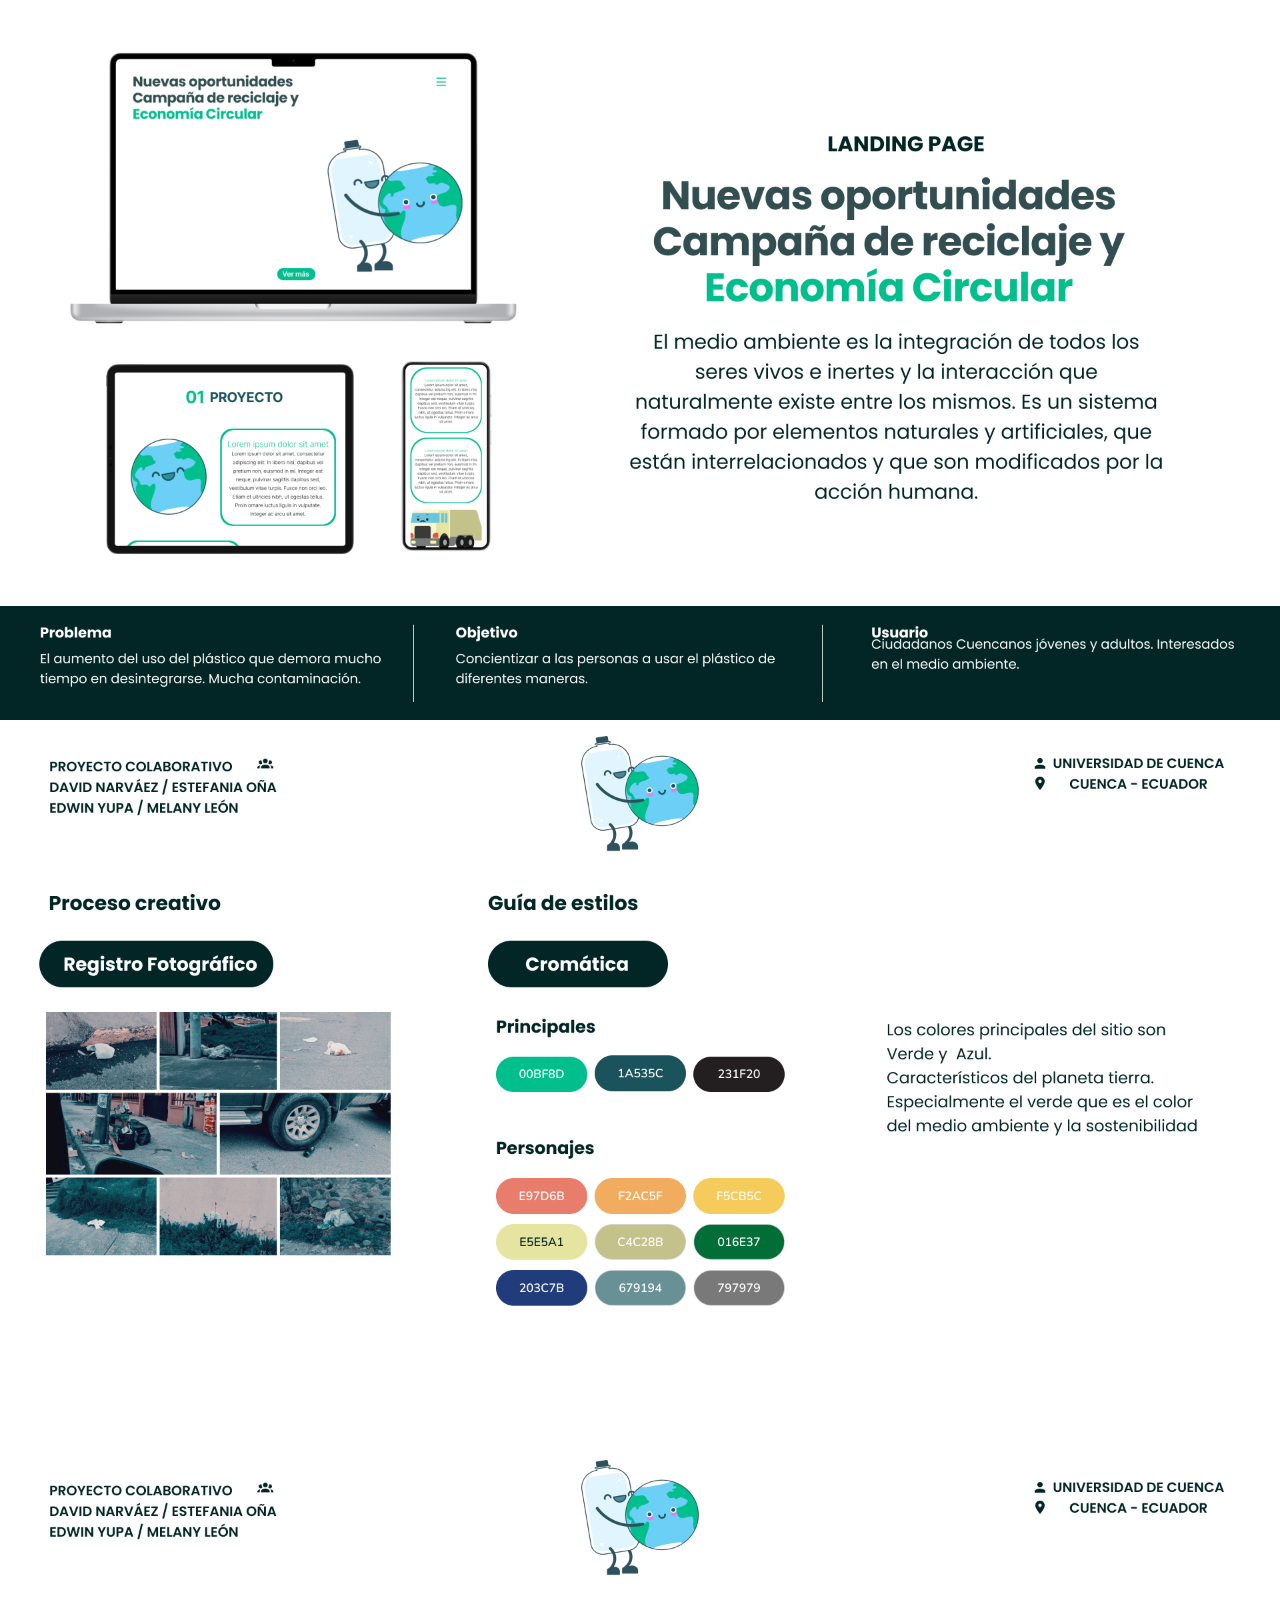
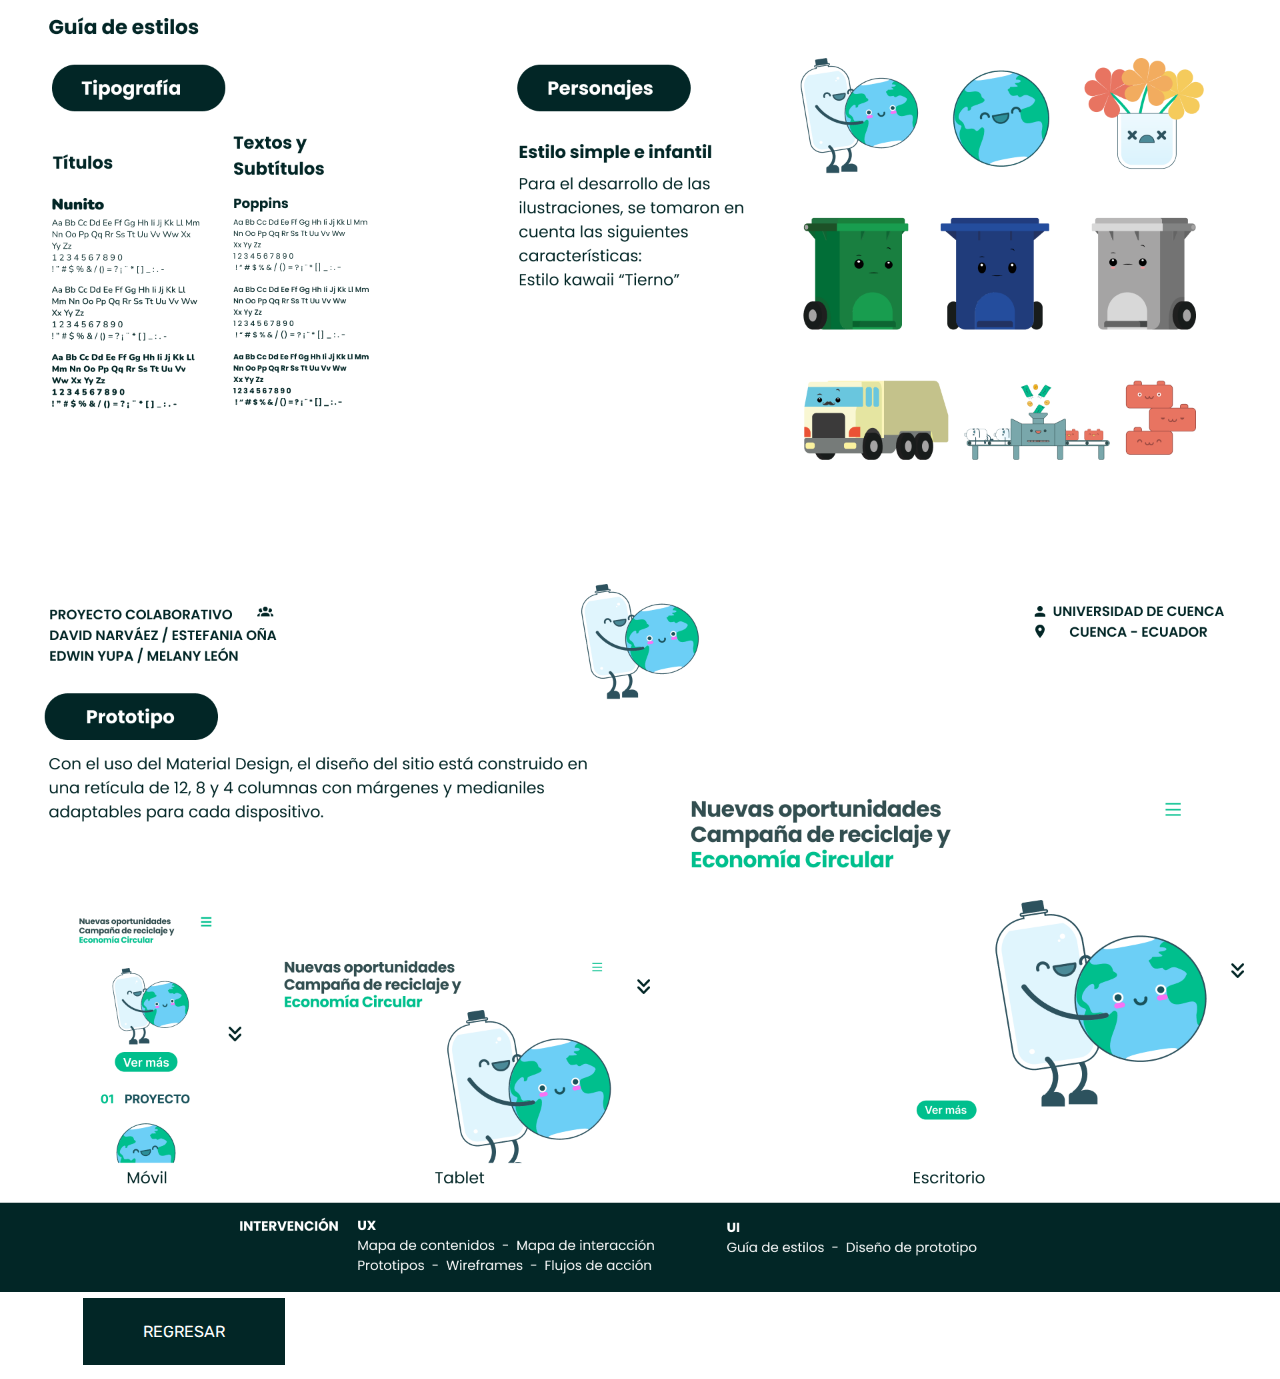
<file: campana/index.html>
<!DOCTYPE html>
<html lang="en">
<head>
    <meta charset="UTF-8">
    <meta http-equiv="X-UA-Compatible" content="IE=edge">
    <meta name="viewport" content="width=device-width, initial-scale=1.0">
    <title>Campaña de Reciclaje</title>
    <link rel="preconnect" href="https://fonts.gstatic.com">
    <link href="https://fonts.googleapis.com/css2?family=Poppins:wght@400;500;600;700;900&family=Rubik&display=swap"
        rel="stylesheet">
    <link rel="stylesheet" href="style.css">
</head>
<body>
    <img src="../image/5.png" alt="">
    <img src="../image/6.png" alt="">
    <img src="../image/7.png" alt="">
    <img src="../image/8.png" alt="">

    <div class="boton">
    <a href="../index.html">REGRESAR</a>
</div>
</body>
</html>
</file>
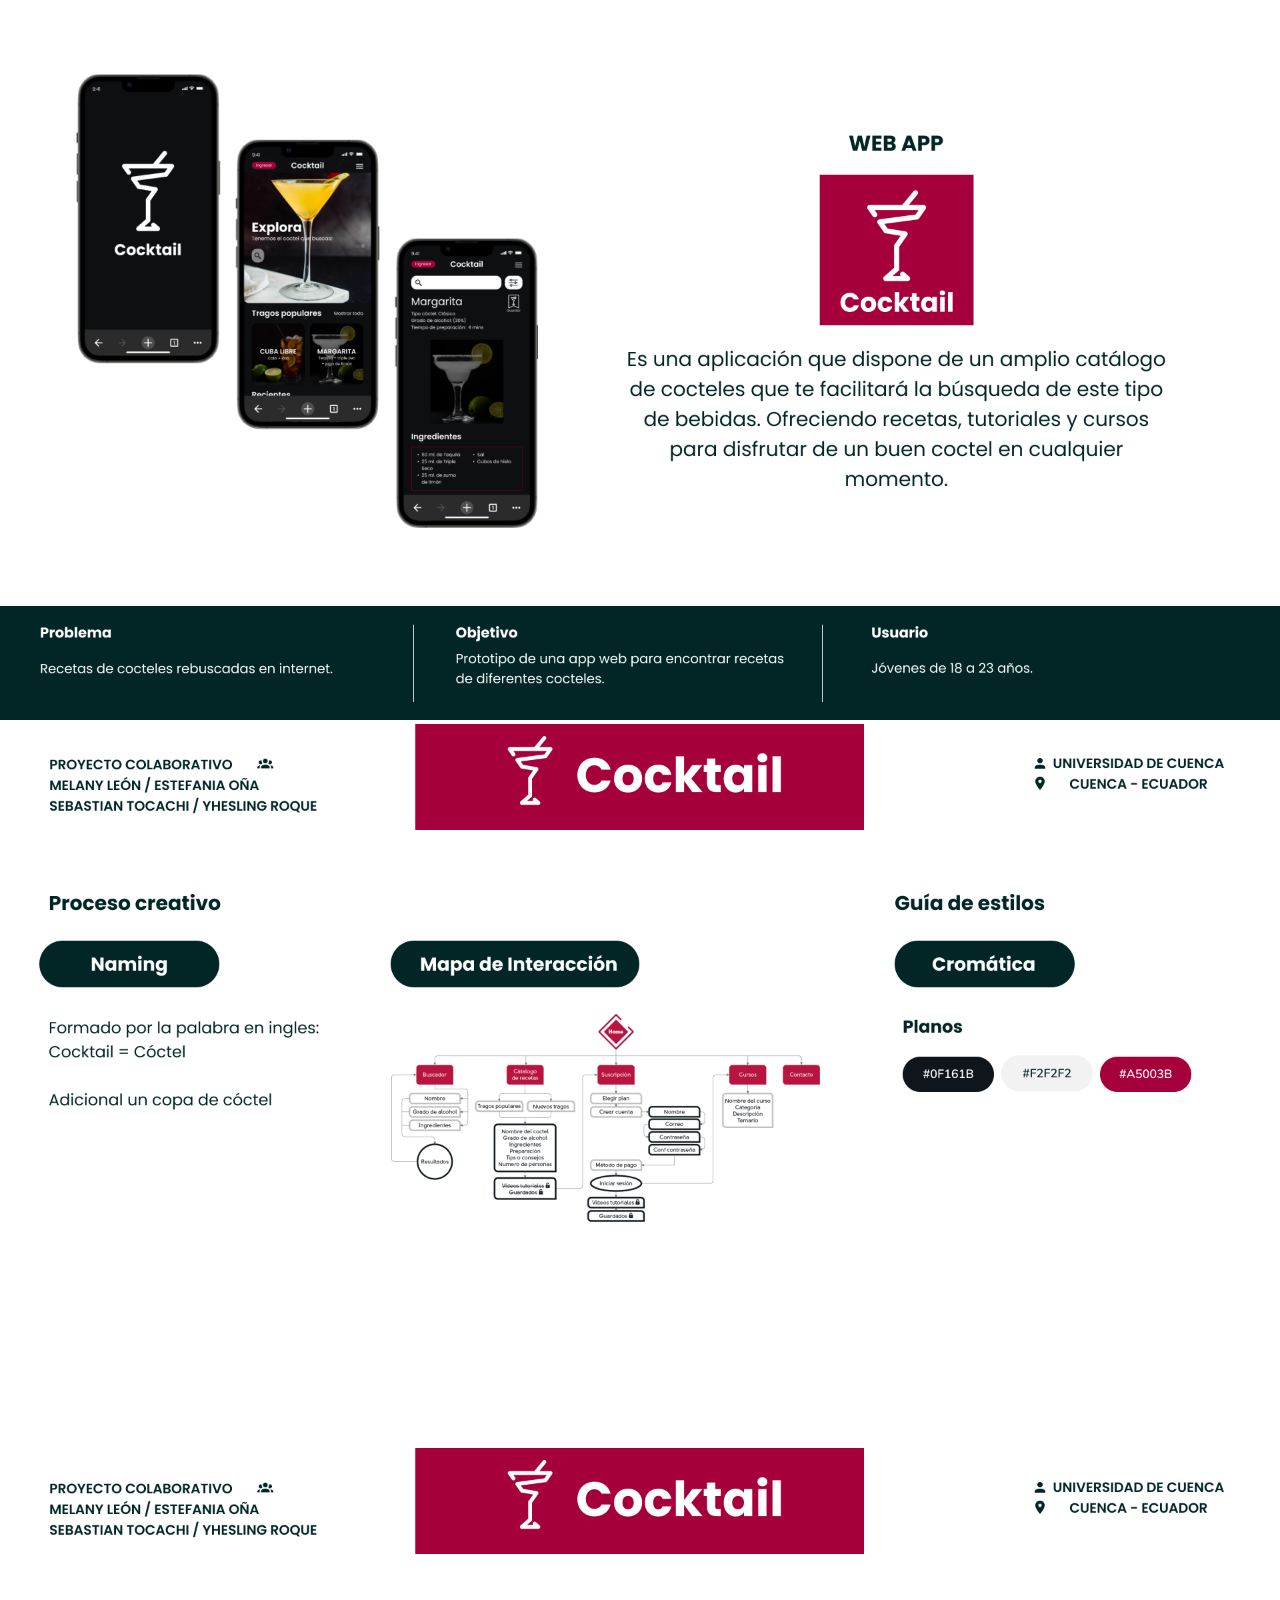
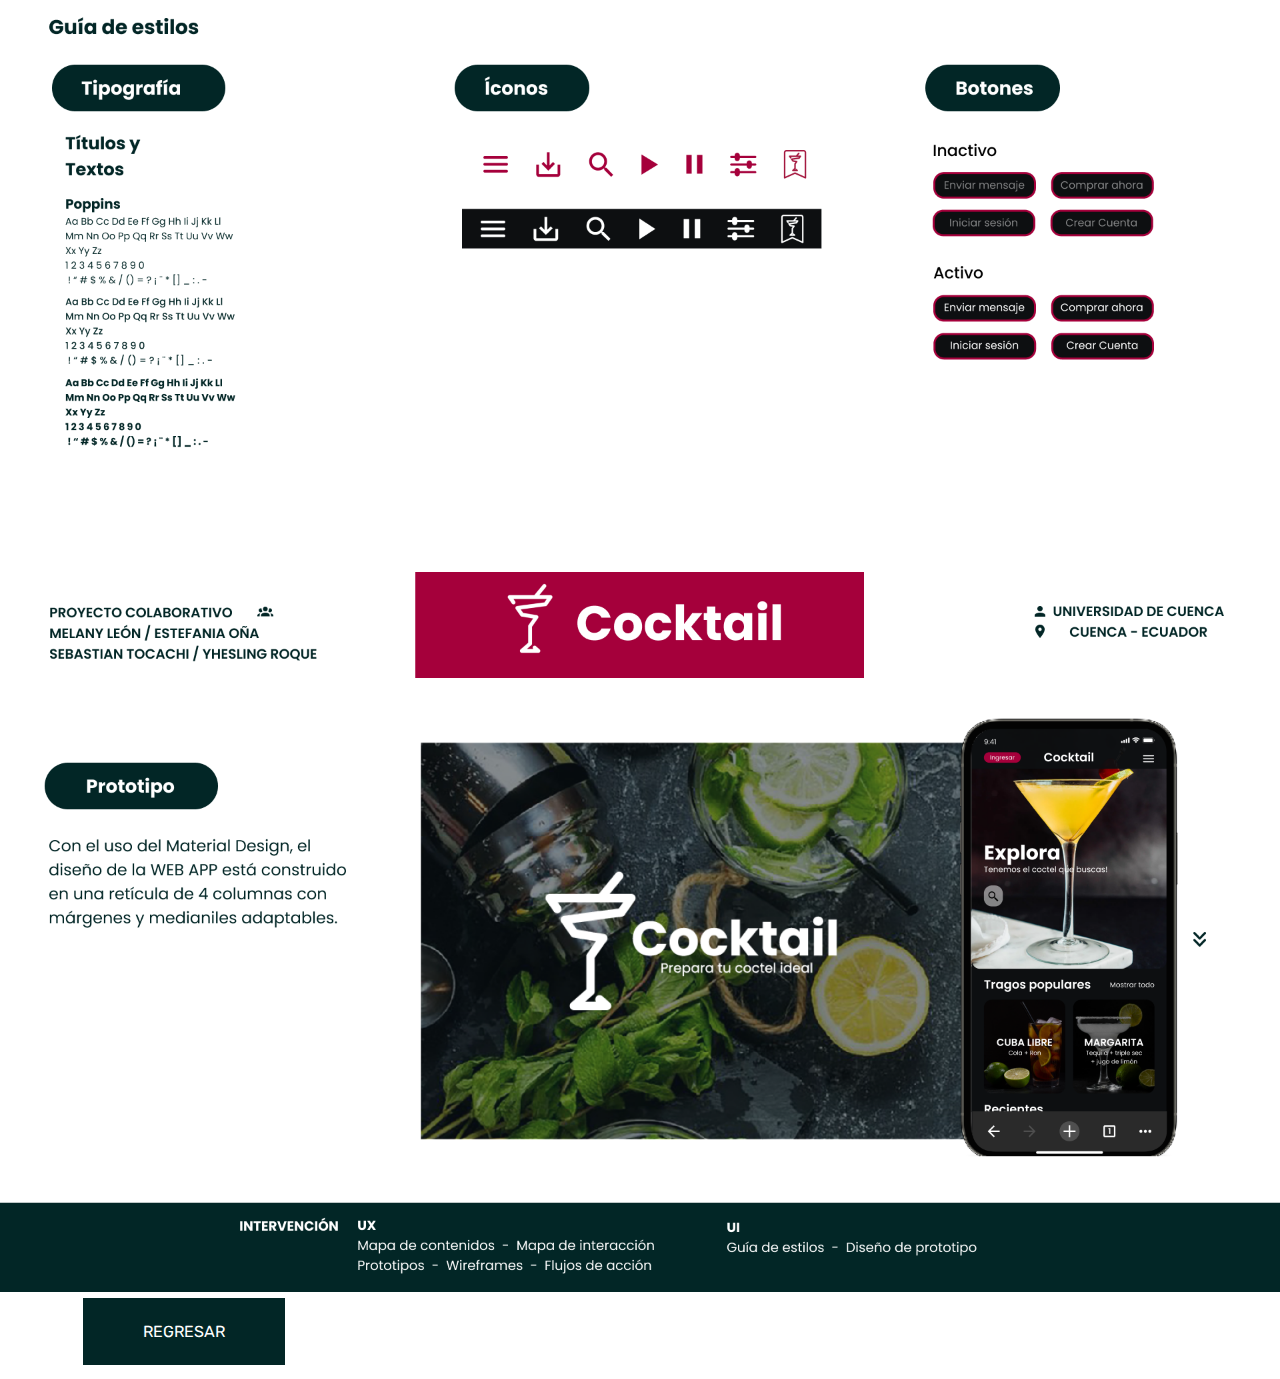
<file: cocktail/index.html>
<!DOCTYPE html>
<html lang="en">
<head>
    <meta charset="UTF-8">
    <meta http-equiv="X-UA-Compatible" content="IE=edge">
    <meta name="viewport" content="width=device-width, initial-scale=1.0">
    <title>Cocktail</title>
    <link rel="preconnect" href="https://fonts.gstatic.com">
    <link href="https://fonts.googleapis.com/css2?family=Poppins:wght@400;500;600;700;900&family=Rubik&display=swap"
        rel="stylesheet">
    <link rel="stylesheet" href="style.css">
</head>
<body>
    <img src="../image/9.png" alt="">
    <img src="../image/10.png" alt="">
    <img src="../image/11.png" alt="">
    <img src="../image/12.png" alt="">

    <div class="boton">
    <a href="../index.html">REGRESAR</a>
</div>
</body>
</html>
</file>
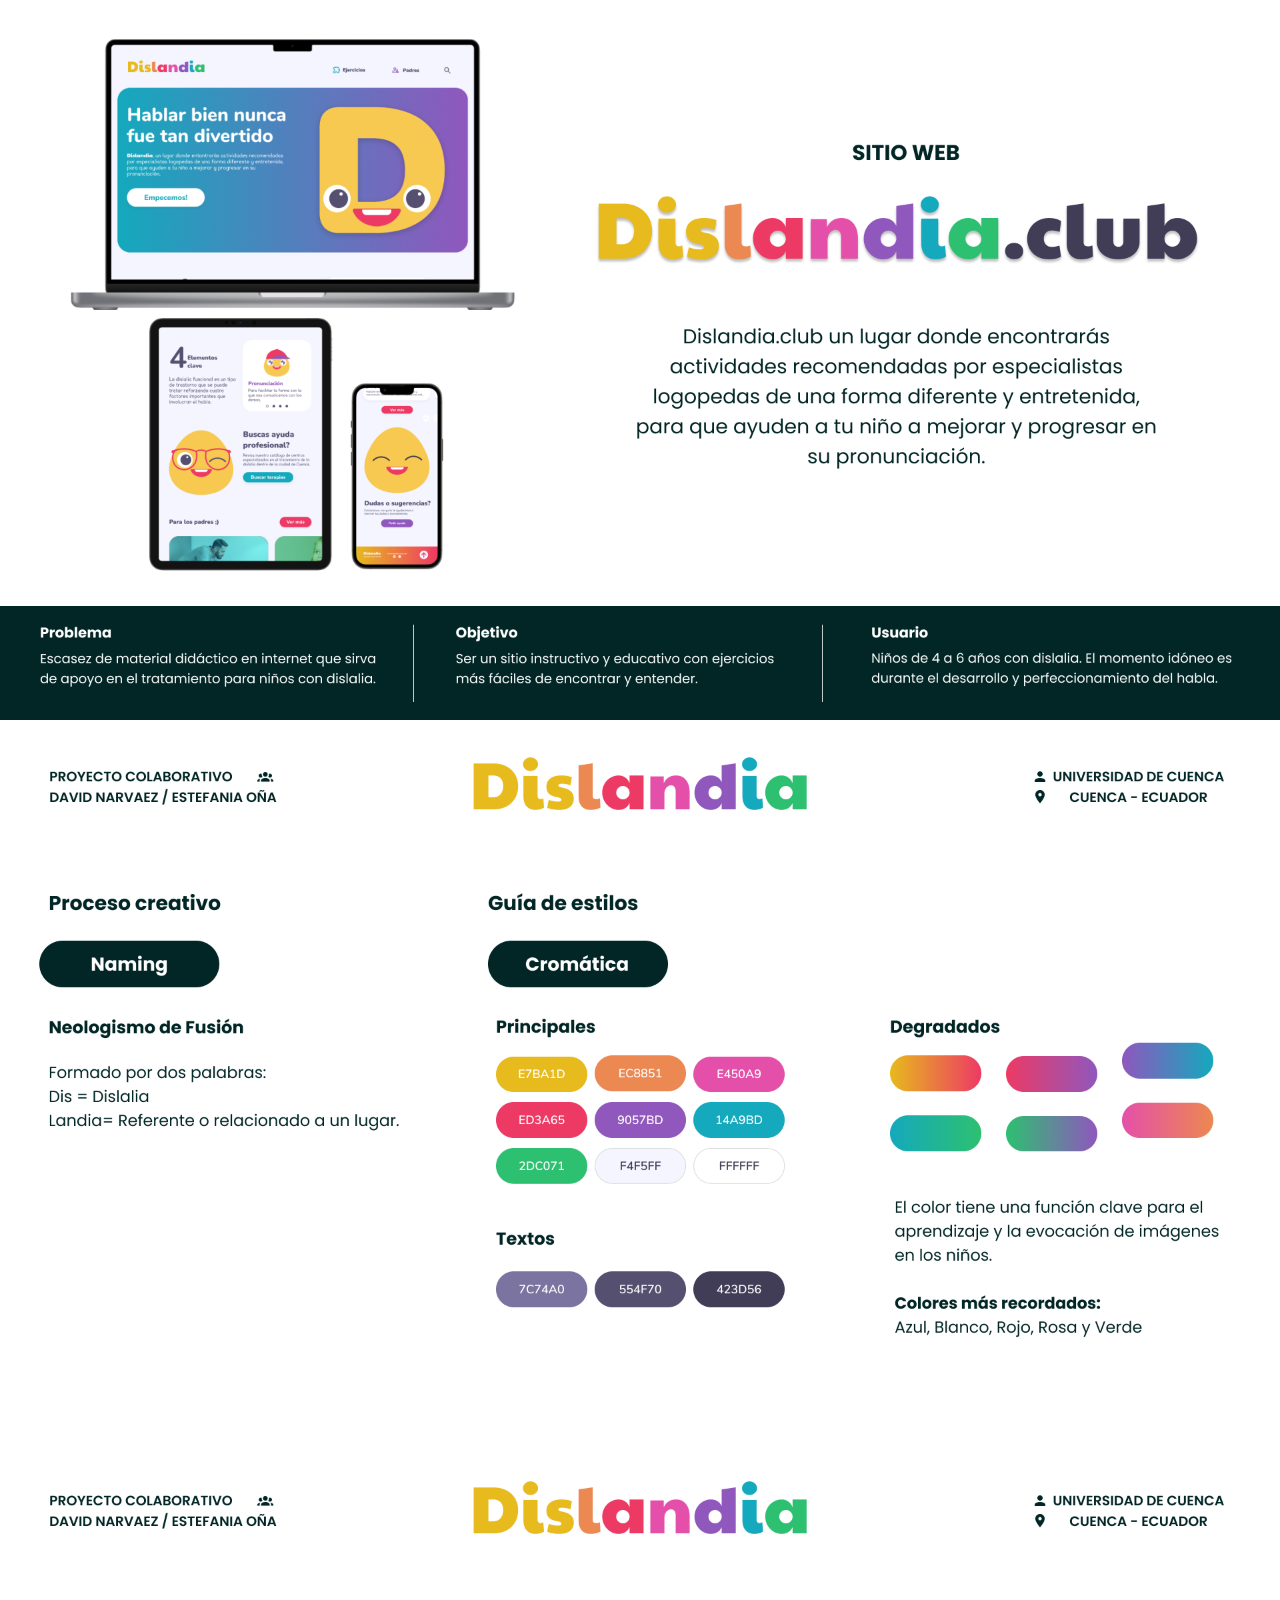
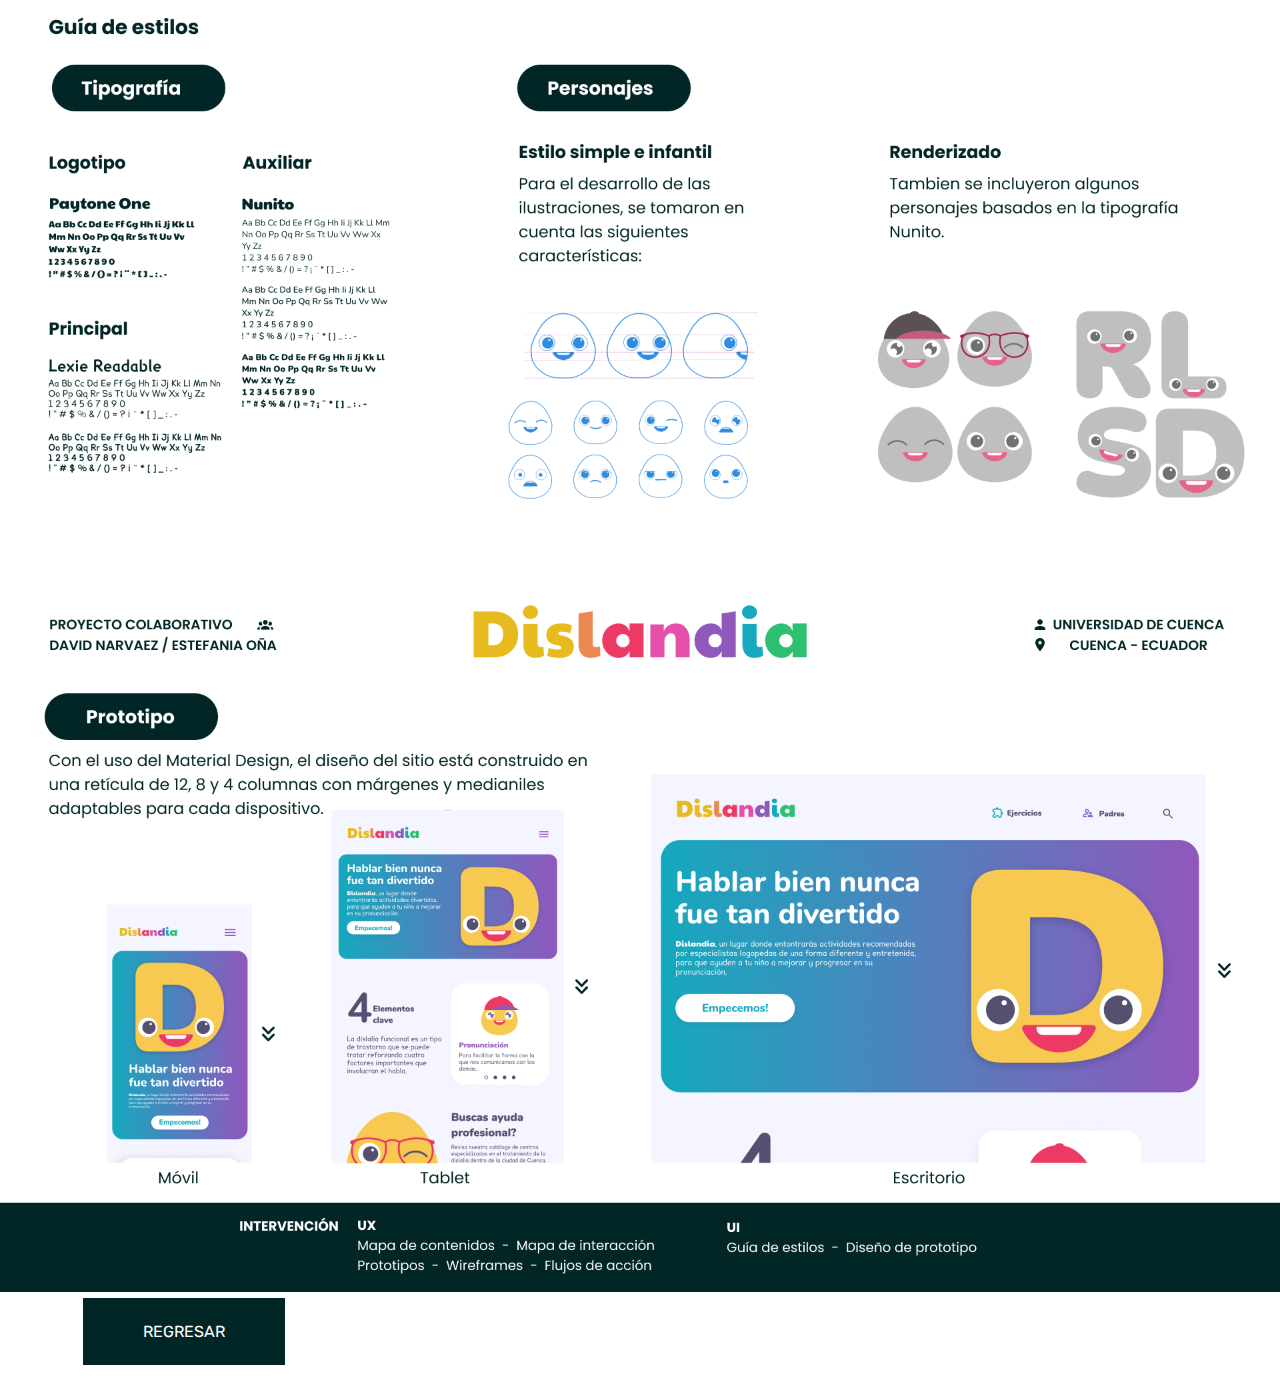
<file: dislandia/index.html>
<!DOCTYPE html>
<html lang="en">
<head>
    <meta charset="UTF-8">
    <meta http-equiv="X-UA-Compatible" content="IE=edge">
    <meta name="viewport" content="width=device-width, initial-scale=1.0">
    <title>Dislandia</title>
    <link rel="preconnect" href="https://fonts.gstatic.com">
    <link href="https://fonts.googleapis.com/css2?family=Poppins:wght@400;500;600;700;900&family=Rubik&display=swap"
        rel="stylesheet">
    <link rel="stylesheet" href="style.css">
</head>
<body>
    <img src="../image/1.png" alt="">
    <img src="../image/2.png" alt="">
    <img src="../image/3.png" alt="">
    <img src="../image/4.png" alt="">

    <div class="boton">
    <a href="../index.html">REGRESAR</a>
</div>
</body>
</html>
</file>
<file: campana/style.css>
*{
    margin: 0;
    padding: 0;
    box-sizing: border-box;
}

img{
    width: 100%;
}

.boton{
margin-top: 2%;
margin-left: 6.5%;
margin-bottom: 3%;
}

a{
    margin-top: 10%;
    font-family: 'Rubik', sans-serif;
    text-decoration: none;
    background-color: #022626;
    padding: 2% 5%;
    color: white;
}
</file>
<file: cocktail/style.css>
*{
    margin: 0;
    padding: 0;
    box-sizing: border-box;
}

img{
    width: 100%;
}

.boton{
margin-top: 2%;
margin-left: 6.5%;
margin-bottom: 3%;
}

a{
    margin-top: 10%;
    font-family: 'Rubik', sans-serif;
    text-decoration: none;
    background-color: #022626;
    padding: 2% 5%;
    color: white;
}
</file>
<file: dislandia/style.css>
*{
    margin: 0;
    padding: 0;
    box-sizing: border-box;
}

img{
    width: 100%;
}

.boton{
margin-top: 2%;
margin-left: 6.5%;
margin-bottom: 3%;
}

a{
    margin-top: 10%;
    font-family: 'Rubik', sans-serif;
    text-decoration: none;
    background-color: #022626;
    padding: 2% 5%;
    color: white;
}
</file>
